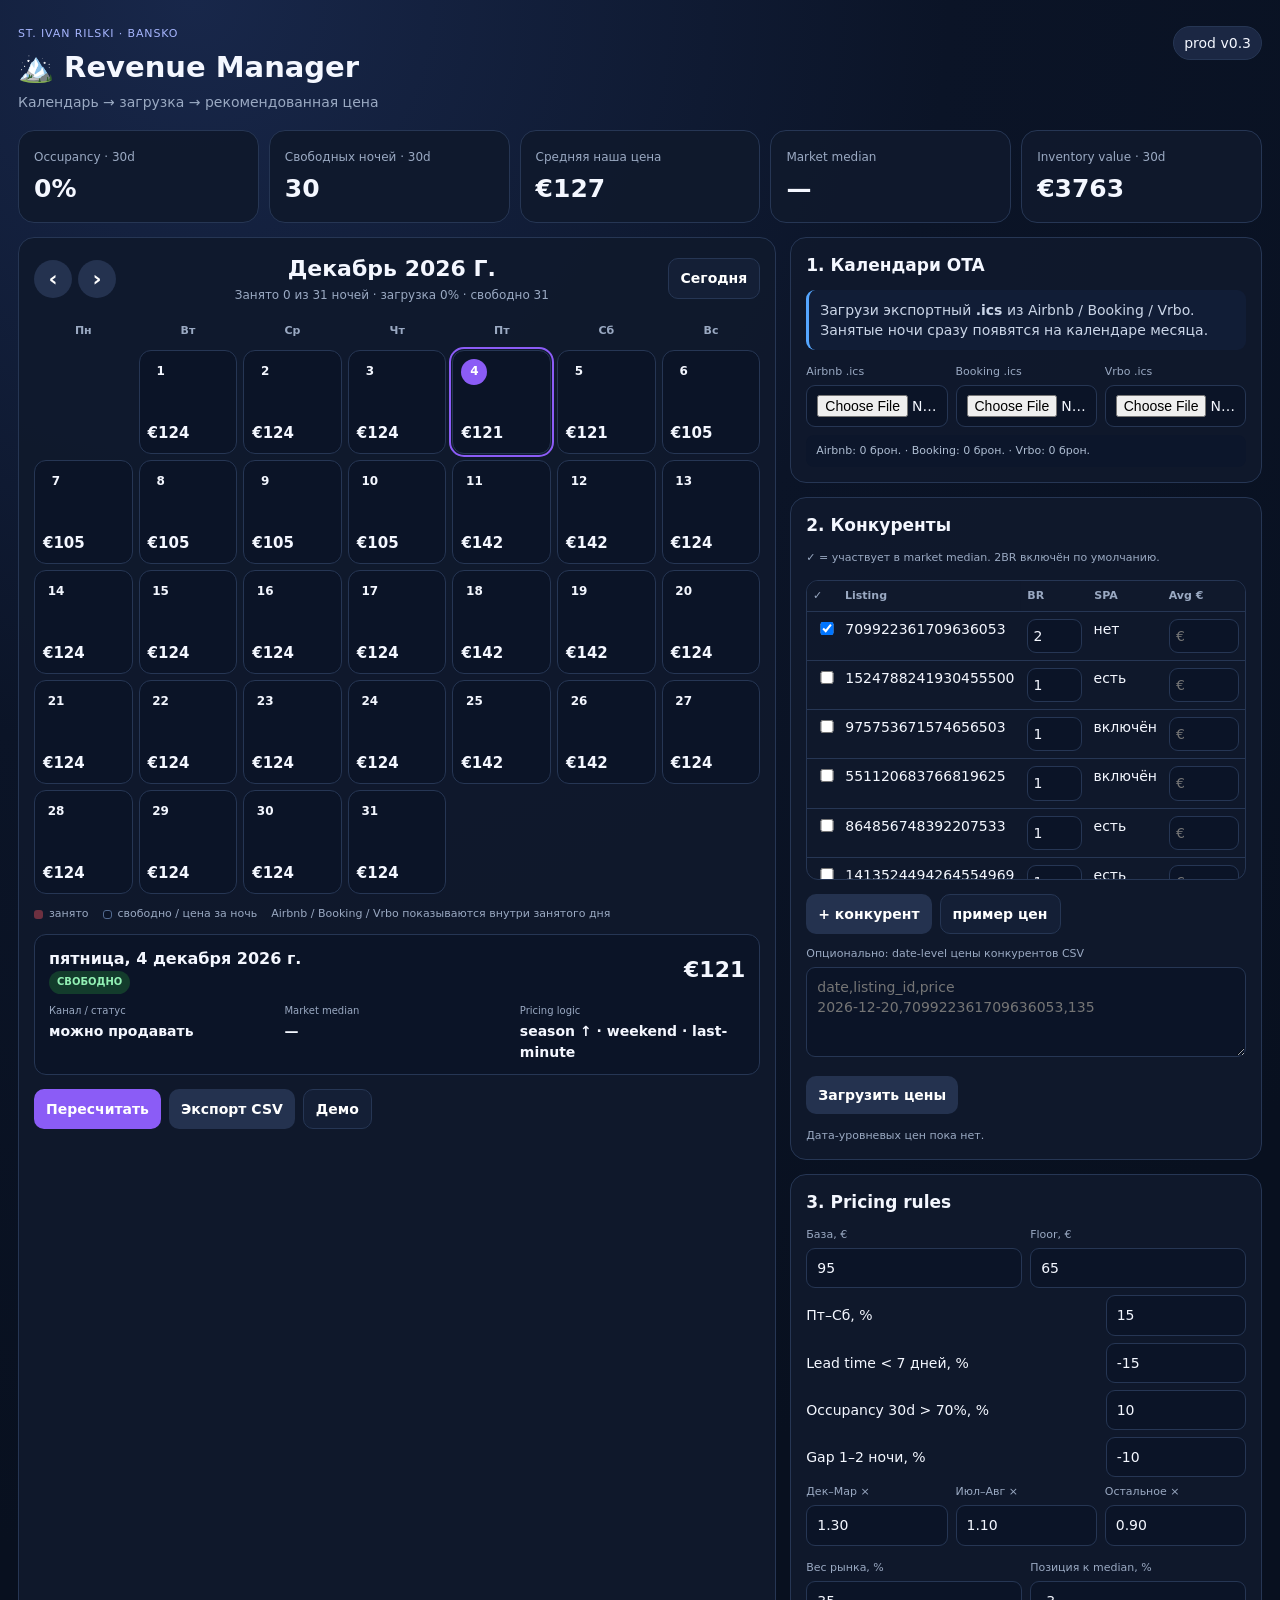
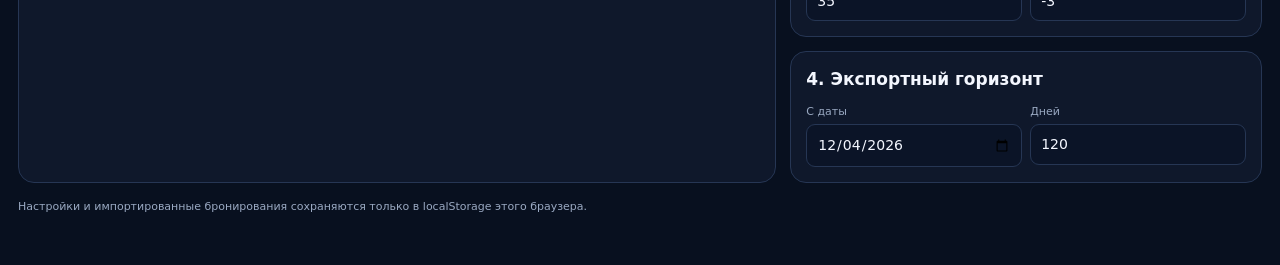
<file: index.html>
<!doctype html>
<html lang="ru">
<head>
<meta charset="utf-8">
<meta name="viewport" content="width=device-width,initial-scale=1">
<title>Bansko Revenue Manager</title>
<link rel="stylesheet" href="styles.css">
</head>
<body>
<div class="w">
  <div class="top"><div><div class="k">St. Ivan Rilski · Bansko</div><h1>🏔️ Revenue Manager</h1><div class="sub">Календарь → загрузка → рекомендованная цена</div></div><div class="v">prod v0.3</div></div>
  <div class="metrics">
    <div class="card metric"><span>Occupancy · 30d</span><b id="occ">—</b></div>
    <div class="card metric"><span>Свободных ночей · 30d</span><b id="free">—</b></div>
    <div class="card metric"><span>Средняя наша цена</span><b id="avg">—</b></div>
    <div class="card metric"><span>Market median</span><b id="med">—</b></div>
    <div class="card metric"><span>Inventory value · 30d</span><b id="inv">—</b></div>
  </div>

  <div class="layout">
    <div class="card">
      <div class="calendar-head">
        <div class="month-nav"><button class="navbtn" onclick="moveMonth(-1)" aria-label="Предыдущий месяц">‹</button><button class="navbtn" onclick="moveMonth(1)" aria-label="Следующий месяц">›</button></div>
        <div class="month-center"><div id="monthTitle" class="month-title">—</div><div id="monthMeta" class="month-meta">—</div></div>
        <button class="ghost todaybtn" onclick="goToday()">Сегодня</button>
      </div>
      <div class="weekdays"><div class="weekday">Пн</div><div class="weekday">Вт</div><div class="weekday">Ср</div><div class="weekday">Чт</div><div class="weekday">Пт</div><div class="weekday">Сб</div><div class="weekday">Вс</div></div>
      <div id="monthGrid" class="month-grid"></div>
      <div class="legend"><span><i class="dot busy"></i> занято</span><span><i class="dot free"></i> свободно / цена за ночь</span><span>Airbnb / Booking / Vrbo показываются внутри занятого дня</span></div>
      <div id="dayDetail" class="detail"></div>
      <div class="toolbar sec"><button class="pri" onclick="render()">Пересчитать</button><button onclick="csvOut()">Экспорт CSV</button><button class="ghost" onclick="demo()">Демо</button></div>
    </div>

    <div>
      <div class="card">
        <h2>1. Календари OTA</h2>
        <div class="hint">Загрузи экспортный <b>.ics</b> из Airbnb / Booking / Vrbo. Занятые ночи сразу появятся на календаре месяца.</div>
        <div class="row3 sec"><div><label>Airbnb .ics</label><input id="af" type="file" accept=".ics,text/calendar"></div><div><label>Booking .ics</label><input id="bf" type="file" accept=".ics,text/calendar"></div><div><label>Vrbo .ics</label><input id="vf" type="file" accept=".ics,text/calendar"></div></div>
        <div id="sync" class="status">Файлы пока не загружены.</div>
      </div>

      <div class="card sec">
        <h2>2. Конкуренты</h2><div class="sm">✓ = участвует в market median. 2BR включён по умолчанию.</div>
        <div class="tablewrap sec"><table class="comp"><thead><tr><th>✓</th><th>Listing</th><th>BR</th><th>SPA</th><th>Avg €</th></tr></thead><tbody id="comps"></tbody></table></div>
        <div class="toolbar sec"><button onclick="addComp()">+ конкурент</button><button class="ghost" onclick="seed()">пример цен</button></div>
        <label>Опционально: date-level цены конкурентов CSV</label><textarea id="cp" placeholder="date,listing_id,price&#10;2026-12-20,709922361709636053,135"></textarea><button class="sec" onclick="parseCP()">Загрузить цены</button><div id="cps" class="sm sec">Дата-уровневых цен пока нет.</div>
      </div>

      <div class="card sec">
        <h2>3. Pricing rules</h2>
        <div class="row"><div><label>База, €</label><input id="base" type="number" value="95"></div><div><label>Floor, €</label><input id="floor" type="number" value="65"></div></div>
        <div class="rule"><div>Пт–Сб, %</div><input id="wk" type="number" value="15"></div><div class="rule"><div>Lead time &lt; 7 дней, %</div><input id="lm" type="number" value="-15"></div><div class="rule"><div>Occupancy 30d &gt; 70%, %</div><input id="ho" type="number" value="10"></div><div class="rule"><div>Gap 1–2 ночи, %</div><input id="gap" type="number" value="-10"></div>
        <div class="row3"><div><label>Дек–Мар ×</label><input id="win" type="number" step=".05" value="1.30"></div><div><label>Июл–Авг ×</label><input id="sum" type="number" step=".05" value="1.10"></div><div><label>Остальное ×</label><input id="sho" type="number" step=".05" value="0.90"></div></div>
        <div class="row sec"><div><label>Вес рынка, %</label><input id="mw" type="number" value="35"></div><div><label>Позиция к median, %</label><input id="mt" type="number" value="-3"></div></div>
      </div>

      <div class="card sec"><h2>4. Экспортный горизонт</h2><div class="row"><div><label>С даты</label><input id="start" type="date"></div><div><label>Дней</label><input id="days" type="number" min="7" max="365" value="120"></div></div></div>
    </div>
  </div>
  <div class="footer">Настройки и импортированные бронирования сохраняются только в localStorage этого браузера.</div>
</div>
<script src="core.js"></script>
<script src="competitors.js"></script>
<script src="calendar.js"></script>
<script src="setup.js"></script>
</body>
</html>
</file>
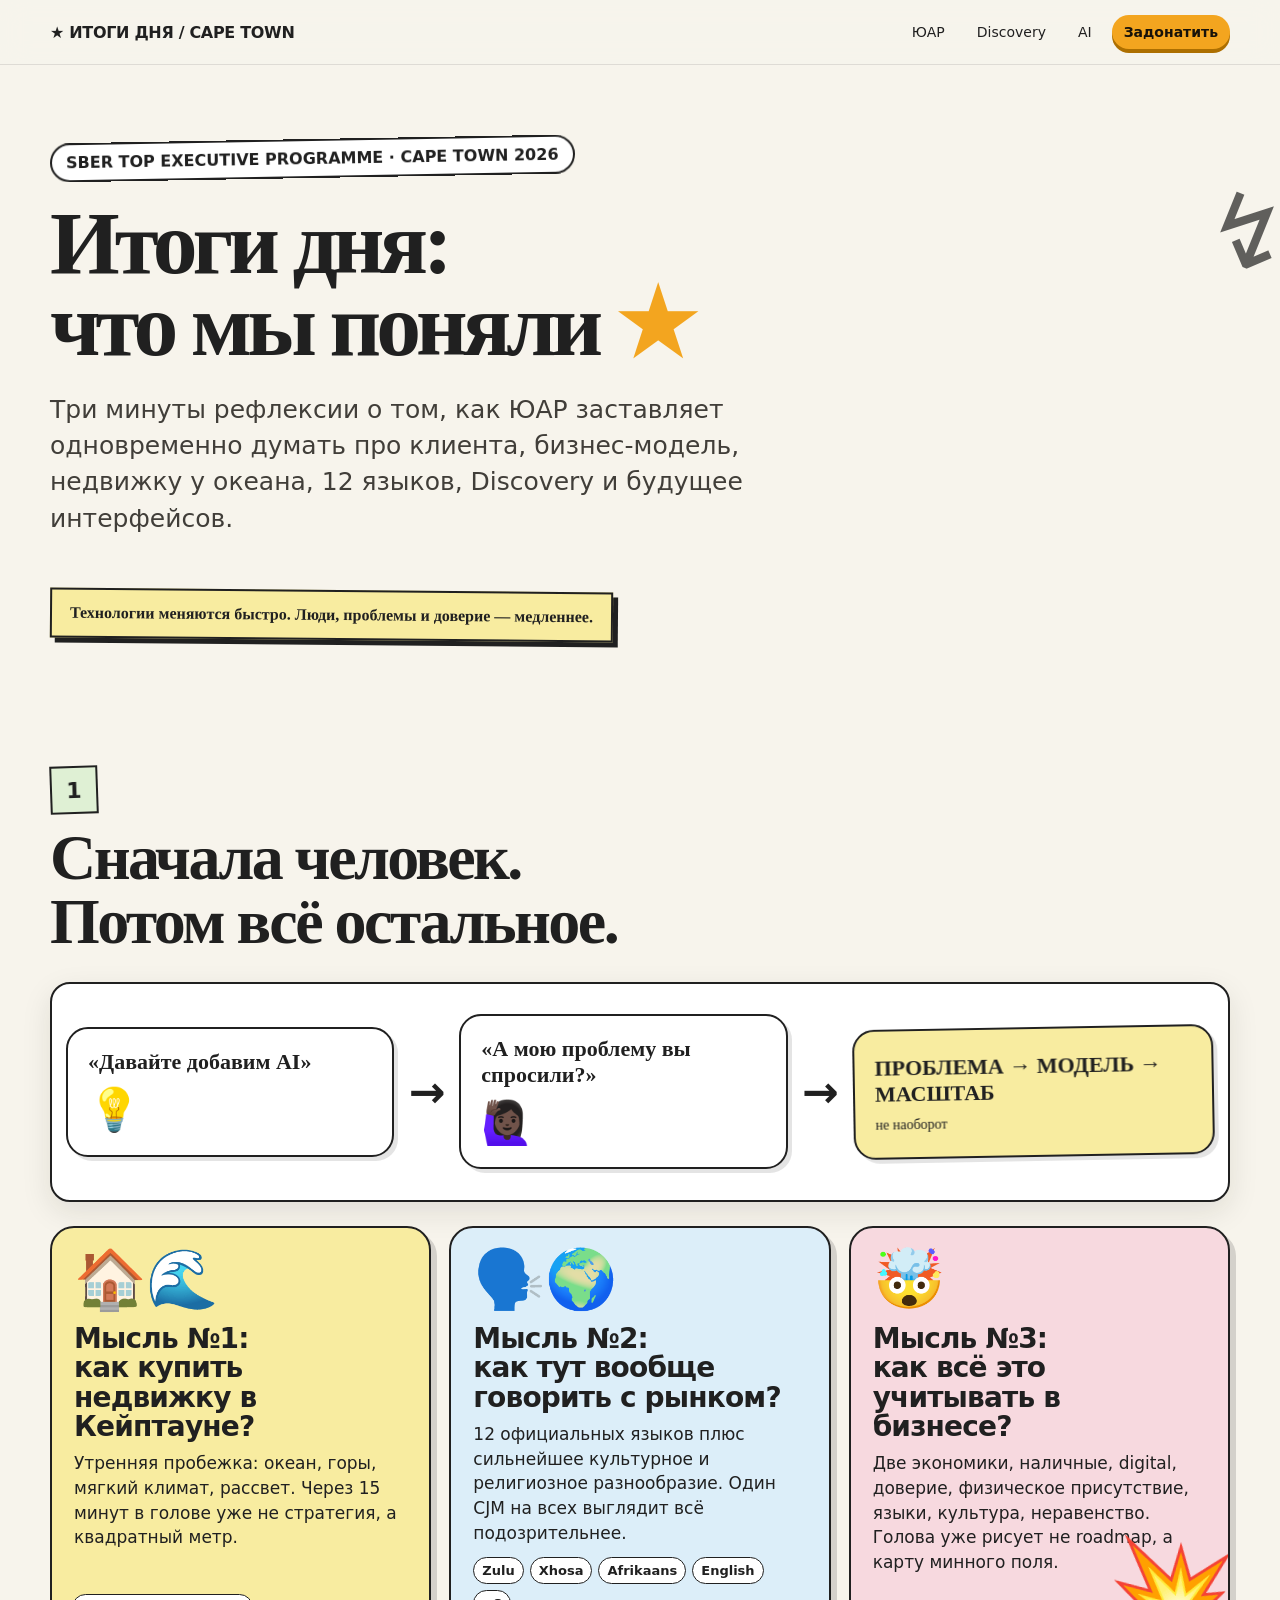
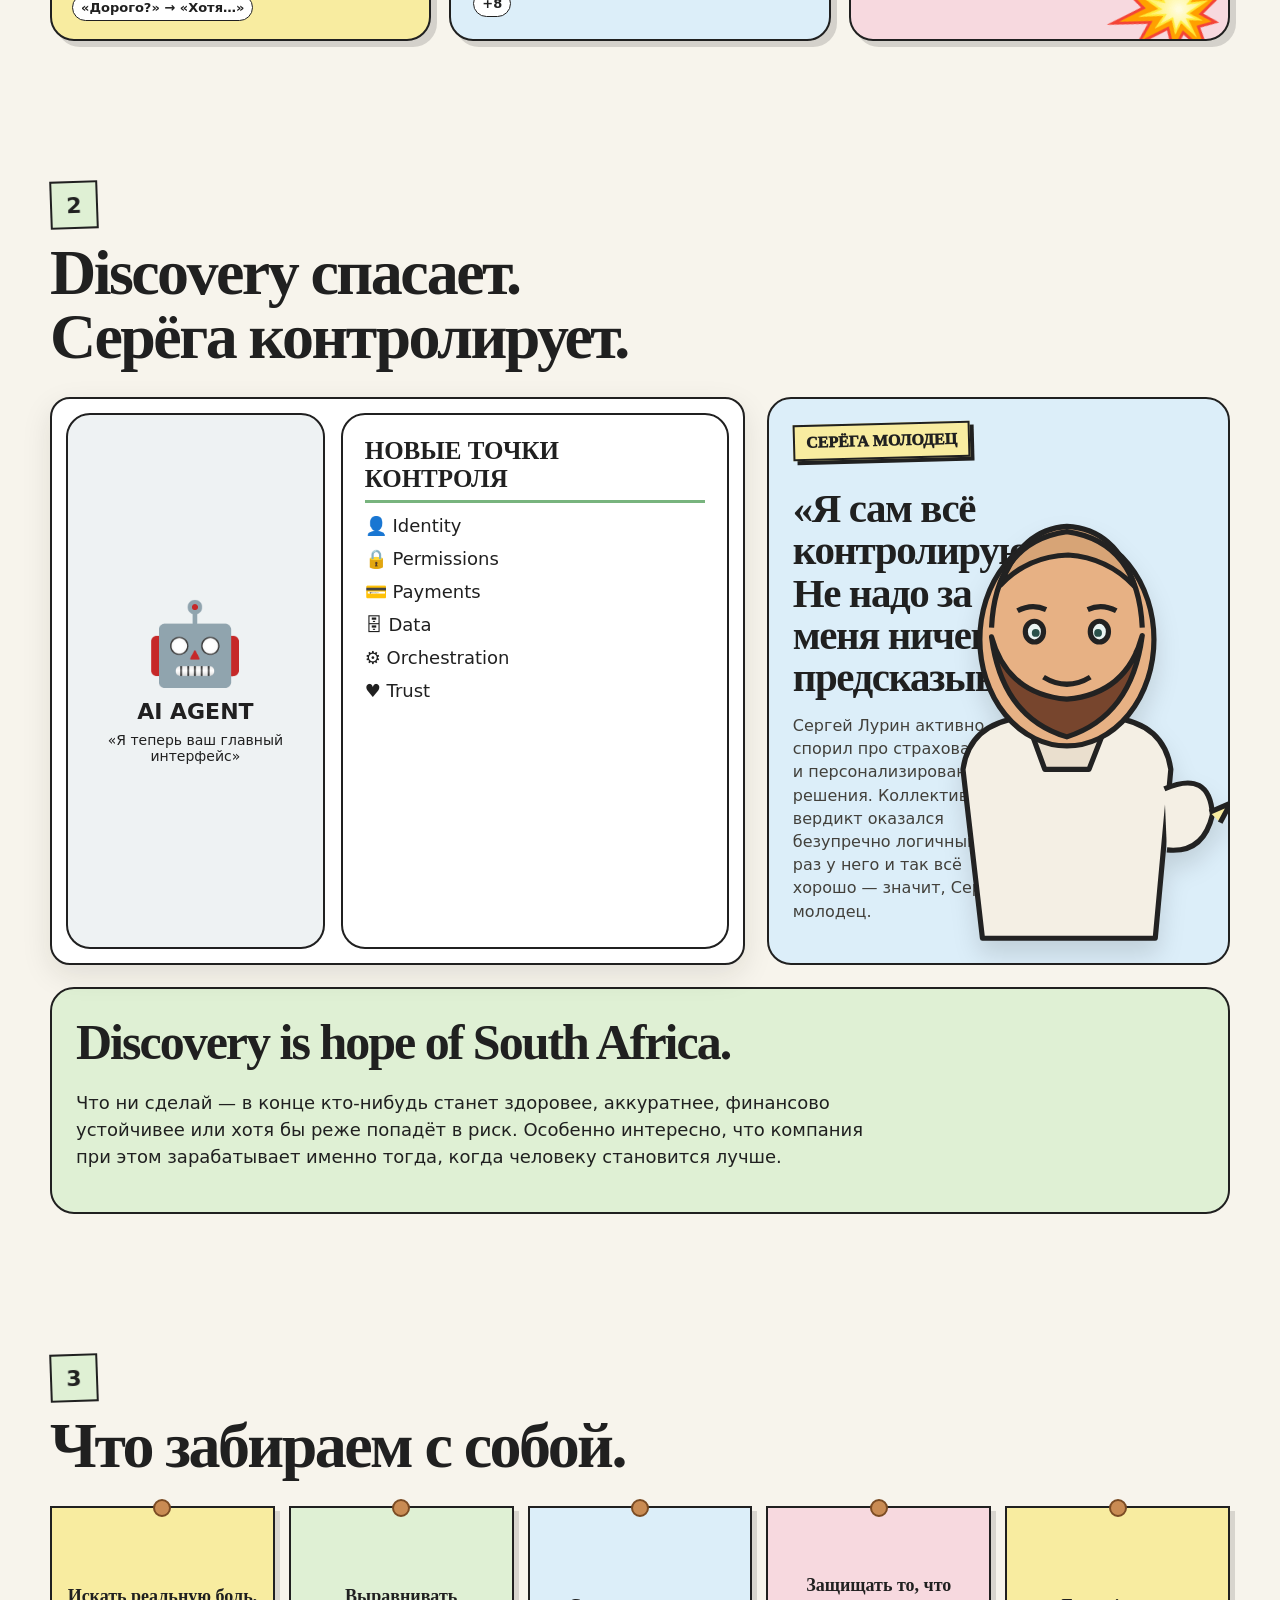
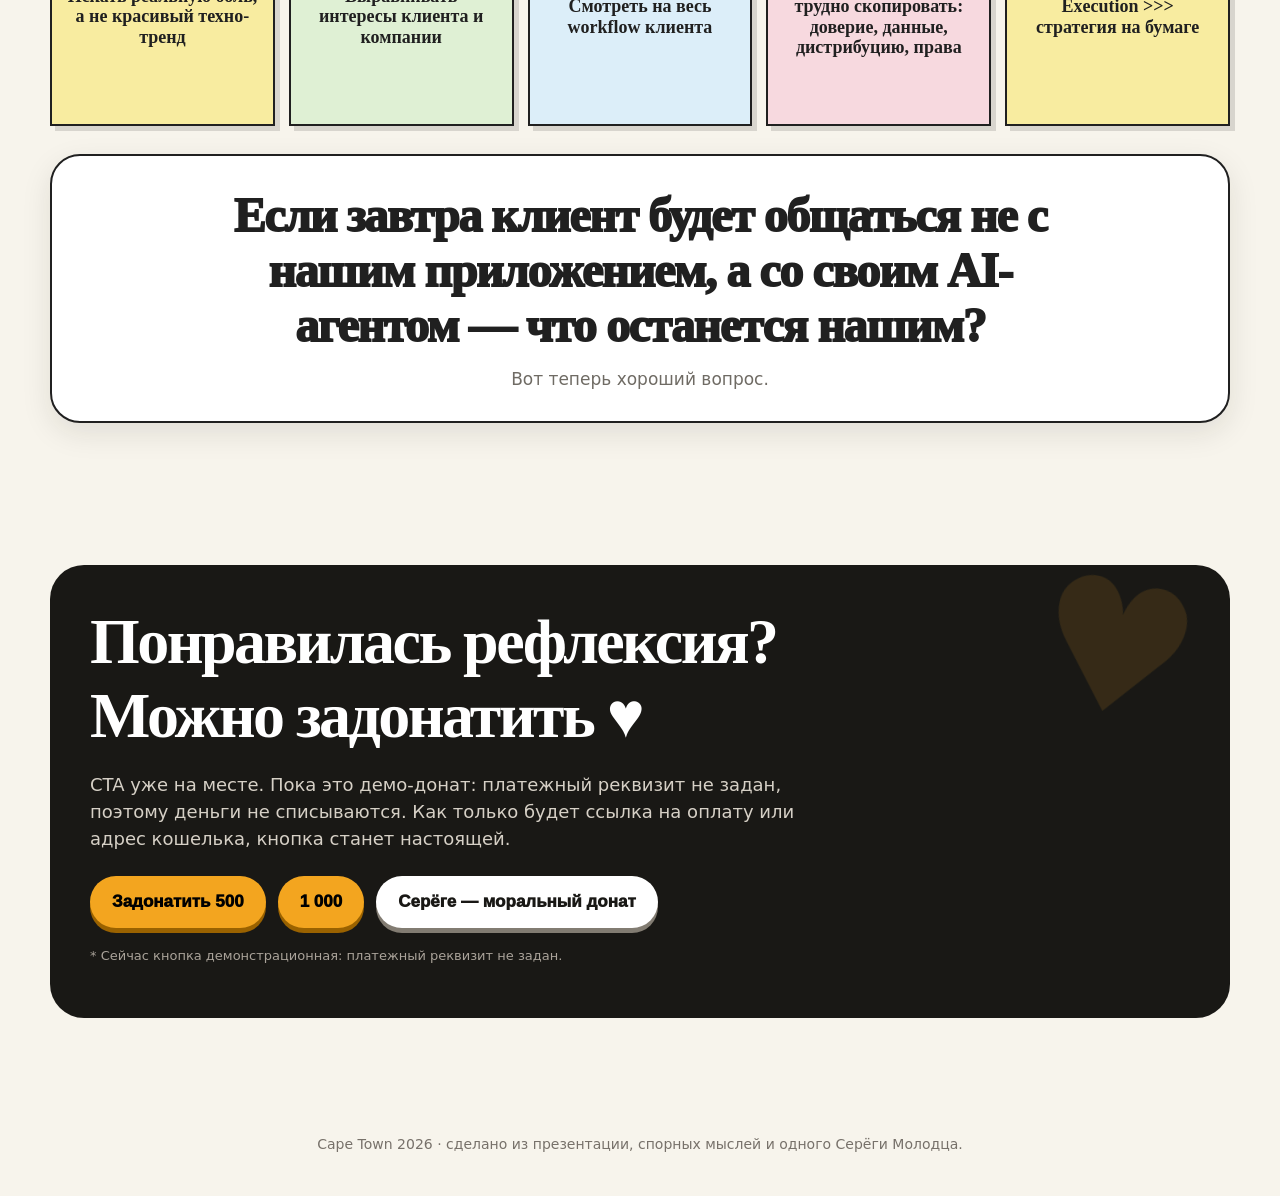
<file: reflection/index.html>
<!doctype html>
<html lang="ru">
<head>
<meta charset="utf-8" />
<meta name="viewport" content="width=device-width,initial-scale=1" />
<title>Итоги дня — Cape Town</title>
<meta name="description" content="Интерактивная рефлексия по итогам дня обучения в Кейптауне: ЮАР, Discovery, AI и немного Серёги Молодца." />
<style>
:root{--paper:#f7f4ec;--ink:#202020;--muted:#6f6b64;--green:#dff0d4;--yellow:#f8eca0;--blue:#dceef9;--pink:#f7d9df;--orange:#f3a51f;--line:#2c2c2c;--shadow:0 10px 30px rgba(34,29,20,.10)}
*{box-sizing:border-box}html{scroll-behavior:smooth}body{margin:0;background:var(--paper);color:var(--ink);font-family:Inter,ui-sans-serif,system-ui,-apple-system,BlinkMacSystemFont,"Segoe UI",sans-serif;overflow-x:hidden}body:before{content:"";position:fixed;inset:0;pointer-events:none;opacity:.18;background-image:radial-gradient(#7b7468 0.5px, transparent 0.5px);background-size:8px 8px;mix-blend-mode:multiply}a{color:inherit}.wrap{width:min(1180px,calc(100% - 32px));margin:auto}.hand{font-family:"Comic Sans MS","Marker Felt",cursive}
nav{position:sticky;top:0;z-index:20;backdrop-filter:blur(14px);background:rgba(247,244,236,.78);border-bottom:1px solid rgba(44,44,44,.12)}nav .wrap{height:64px;display:flex;align-items:center;justify-content:space-between;gap:16px}.brand{font-weight:900;letter-spacing:-.02em}.navlinks{display:flex;gap:8px;align-items:center;flex-wrap:wrap}.navlinks a{text-decoration:none;padding:9px 12px;border-radius:999px;font-size:14px}.navlinks a:hover{background:#fff}.donate-top{background:var(--orange)!important;color:#17120a;font-weight:900;box-shadow:0 4px 0 #ad6f00}
.hero{padding:74px 0 56px;position:relative}.kicker{display:inline-flex;gap:8px;align-items:center;background:#fff;border:2px solid var(--ink);border-radius:999px;padding:8px 14px;font-weight:800;transform:rotate(-1deg)}h1{font-size:clamp(44px,7vw,92px);line-height:.92;letter-spacing:-.055em;margin:24px 0 22px;max-width:970px}.lead{font-size:clamp(18px,2vw,25px);line-height:1.45;max-width:820px;color:#413e39}.hero-note{margin-top:28px;display:inline-block;background:var(--yellow);padding:14px 18px;border:2px solid var(--ink);box-shadow:5px 5px 0 var(--ink);transform:rotate(.5deg);font-weight:850}.scribble{position:absolute;right:-10px;top:110px;font-size:100px;transform:rotate(12deg);opacity:.7}
.section{padding:70px 0}.section-head{display:flex;align-items:flex-end;justify-content:space-between;gap:20px;margin-bottom:28px}.section h2{font-size:clamp(34px,5vw,64px);letter-spacing:-.04em;line-height:1;margin:0}.section-num{display:inline-grid;place-items:center;width:48px;height:48px;border:2px solid var(--ink);background:var(--green);font-weight:900;font-size:22px;transform:rotate(-2deg);margin-bottom:12px}
.sketch{background:#fff;border:2px solid var(--ink);border-radius:20px;padding:14px;box-shadow:var(--shadow);overflow:hidden}.thoughts{display:grid;grid-template-columns:repeat(3,1fr);gap:18px;margin-top:24px}.thought{min-height:260px;border:2px solid var(--ink);padding:22px;border-radius:24px;position:relative;box-shadow:6px 6px 0 rgba(32,32,32,.16);transition:.2s ease;overflow:hidden}.thought:hover{transform:translateY(-5px) rotate(-.5deg);box-shadow:10px 10px 0 rgba(32,32,32,.16)}.thought:nth-child(1){background:var(--yellow)}.thought:nth-child(2){background:var(--blue)}.thought:nth-child(3){background:var(--pink)}.emoji{font-size:58px;line-height:1}.thought h3{font-size:28px;line-height:1.05;margin:16px 0 10px;letter-spacing:-.03em}.thought p{font-size:17px;line-height:1.45;margin:0}.head-pop{position:absolute;right:-3px;bottom:-16px;font-size:100px;transform:rotate(10deg)}.languages{margin-top:12px;display:flex;gap:6px;flex-wrap:wrap}.chip{background:#fff;border:1.5px solid var(--ink);border-radius:999px;padding:5px 8px;font-size:13px;font-weight:800}
.discovery-grid{display:grid;grid-template-columns:1.2fr .8fr;gap:22px;align-items:stretch}.sergey-card{position:relative;background:var(--blue);border:2px solid var(--ink);border-radius:24px;padding:24px;overflow:hidden;min-height:420px}.badge{display:inline-block;background:var(--yellow);border:2px solid var(--ink);padding:7px 11px;font-weight:950;transform:rotate(-1.5deg);box-shadow:4px 4px 0 var(--ink)}.quote{font-size:clamp(24px,3.2vw,42px);font-weight:900;line-height:1.03;letter-spacing:-.035em;max-width:58%;margin-top:28px}.sergey-card .small{max-width:54%;font-size:16px;line-height:1.45;color:#42403b}.hope{margin-top:22px;background:var(--green);border:2px solid var(--ink);border-radius:24px;padding:24px}.hope strong{font-size:clamp(28px,4vw,50px);display:block;letter-spacing:-.04em}.hope p{font-size:18px;line-height:1.5;max-width:800px}
.takeaways{display:grid;grid-template-columns:repeat(5,1fr);gap:14px;margin-top:26px}.sticky{min-height:220px;border:2px solid var(--ink);padding:18px 14px 16px;box-shadow:5px 5px 0 rgba(32,32,32,.14);font-weight:900;font-size:18px;line-height:1.15;display:flex;align-items:center;text-align:center;position:relative;transition:.2s}.sticky:hover{transform:rotate(-1deg) scale(1.03)}.sticky:before{content:"";position:absolute;top:-9px;left:50%;width:14px;height:14px;border-radius:50%;background:#c98b53;border:2px solid #7b4c24;transform:translateX(-50%)}.sticky:nth-child(1),.sticky:nth-child(5){background:var(--yellow)}.sticky:nth-child(2){background:var(--green)}.sticky:nth-child(3){background:var(--blue)}.sticky:nth-child(4){background:var(--pink)}.final-q{margin-top:28px;background:#fff;border:2px solid var(--ink);border-radius:30px;padding:32px;text-align:center;box-shadow:var(--shadow)}.final-q .q{font-size:clamp(28px,4vw,48px);font-weight:950;letter-spacing:-.03em;max-width:900px;margin:auto}.final-q .ans{margin-top:16px;color:var(--muted);font-size:17px}
.donate{padding:72px 0 90px}.donate-box{background:#191815;color:#fff;border-radius:34px;padding:40px;position:relative;overflow:hidden}.donate-box:after{content:"♥";position:absolute;right:34px;top:-20px;font-size:180px;color:#f3a51f;opacity:.13;transform:rotate(12deg)}.donate-box h2{font-size:clamp(38px,5vw,68px);margin:0 0 12px;letter-spacing:-.04em}.donate-box p{max-width:720px;color:#d6d0c6;font-size:18px;line-height:1.5}.cta-row{display:flex;gap:12px;flex-wrap:wrap;margin-top:24px}.donate-btn{appearance:none;border:0;border-radius:999px;background:var(--orange);padding:16px 22px;font-size:17px;font-weight:950;cursor:pointer;box-shadow:0 5px 0 #9a6200}.donate-btn:active{transform:translateY(4px);box-shadow:0 1px 0 #9a6200}.secondary{background:#fff;color:#191815;box-shadow:0 5px 0 #827c72}.tiny{margin-top:18px;font-size:13px!important;color:#aaa39a!important}.toast{position:fixed;left:50%;bottom:24px;transform:translate(-50%,30px);opacity:0;background:#191815;color:white;border:2px solid #fff;padding:14px 18px;border-radius:999px;z-index:99;transition:.25s;box-shadow:0 10px 40px rgba(0,0,0,.22);font-weight:800}.toast.show{opacity:1;transform:translate(-50%,0)}footer{padding:28px 0 44px;color:#77716a;text-align:center;font-size:14px}.reveal{opacity:0;transform:translateY(20px);transition:.6s ease}.reveal.on{opacity:1;transform:none}
.storyboard{display:grid;grid-template-columns:1fr auto 1fr auto 1.1fr;align-items:center;gap:14px;min-height:220px;background:#fff}.mini{border:2px solid var(--ink);border-radius:22px;padding:20px;min-height:130px;display:flex;flex-direction:column;justify-content:center;gap:10px;background:#fff;font-family:"Comic Sans MS","Marker Felt",cursive;font-size:22px;box-shadow:4px 4px 0 rgba(32,32,32,.12)}.mini span{font-size:42px}.note-mini{background:var(--yellow);transform:rotate(-1deg)}.note-mini small{font-size:14px}.arrow{font-size:44px;font-weight:900}.ai-sketch{display:grid;grid-template-columns:.8fr 1.2fr;gap:16px;align-items:stretch;min-height:320px}.agent{border:2px solid var(--ink);background:#eef2f3;border-radius:24px;display:flex;flex-direction:column;align-items:center;justify-content:center;font-size:80px;gap:8px}.agent b{font-size:22px}.agent small{font-size:14px;text-align:center;max-width:190px}.controls{border:2px solid var(--ink);border-radius:24px;background:#fff;padding:22px;display:flex;flex-direction:column;gap:12px}.controls b{font-family:"Comic Sans MS","Marker Felt",cursive;font-size:25px;border-bottom:3px solid #78b47e;padding-bottom:7px}.controls span{font-size:18px}.sergey-svg{position:absolute;right:-8px;bottom:-8px;height:83%;filter:drop-shadow(0 14px 12px rgba(0,0,0,.12))}
@media(max-width:900px){.storyboard{grid-template-columns:1fr}.arrow{transform:rotate(90deg);text-align:center}.ai-sketch{grid-template-columns:1fr}.agent{min-height:220px}.navlinks a:not(.donate-top){display:none}.thoughts,.discovery-grid{grid-template-columns:1fr}.takeaways{grid-template-columns:repeat(2,1fr)}.sergey-card{min-height:470px}.sergey-svg{height:62%;right:-22px}.quote,.sergey-card .small{max-width:65%}}
@media(max-width:560px){.wrap{width:min(100% - 20px,1180px)}.hero{padding-top:52px}.section{padding:54px 0}.thoughts{grid-template-columns:1fr}.takeaways{grid-template-columns:1fr 1fr}.sticky{min-height:170px;font-size:16px}.sergey-card{min-height:520px}.sergey-svg{height:52%;right:-22px}.quote,.sergey-card .small{max-width:100%;padding-right:0}.donate-box{padding:28px 22px}}
</style>
</head>
<body>
<nav><div class="wrap"><div class="brand">★ ИТОГИ ДНЯ / CAPE TOWN</div><div class="navlinks"><a href="#sa">ЮАР</a><a href="#discovery">Discovery</a><a href="#ai">AI</a><a class="donate-top" href="./joke.html">Задонатить</a></div></div></nav>
<header class="hero"><div class="wrap"><span class="kicker">SBER TOP EXECUTIVE PROGRAMME · CAPE TOWN 2026</span><h1 class="hand">Итоги дня:<br>что мы поняли <span style="color:#f3a51f">★</span></h1><p class="lead">Три минуты рефлексии о том, как ЮАР заставляет одновременно думать про клиента, бизнес-модель, недвижку у океана, 12 языков, Discovery и будущее интерфейсов.</p><div class="hero-note hand">Технологии меняются быстро. Люди, проблемы и доверие — медленнее.</div><div class="scribble">↯</div></div></header>
<section class="section" id="sa"><div class="wrap reveal"><div class="section-num">1</div><div class="section-head"><h2 class="hand">Сначала человек.<br>Потом всё остальное.</h2></div><div class="sketch storyboard"><div class="mini"><b>«Давайте добавим AI»</b><span>💡</span></div><div class="arrow">→</div><div class="mini"><b>«А мою проблему вы спросили?»</b><span>🙋🏿‍♀️</span></div><div class="arrow">→</div><div class="mini note-mini"><b>ПРОБЛЕМА → МОДЕЛЬ → МАСШТАБ</b><small>не наоборот</small></div></div><div class="thoughts"><div class="thought"><div class="emoji">🏠🌊</div><h3>Мысль №1:<br>как купить недвижку в Кейптауне?</h3><p>Утренняя пробежка: океан, горы, мягкий климат, рассвет. Через 15 минут в голове уже не стратегия, а квадратный метр.</p><div class="chip" style="position:absolute;left:20px;bottom:18px">«Дорого?» → «Хотя…»</div></div><div class="thought"><div class="emoji">🗣️🌍</div><h3>Мысль №2:<br>как тут вообще говорить с рынком?</h3><p>12 официальных языков плюс сильнейшее культурное и религиозное разнообразие. Один CJM на всех выглядит всё подозрительнее.</p><div class="languages"><span class="chip">Zulu</span><span class="chip">Xhosa</span><span class="chip">Afrikaans</span><span class="chip">English</span><span class="chip">+8</span></div></div><div class="thought"><div class="emoji">🤯</div><h3>Мысль №3:<br>как всё это учитывать в бизнесе?</h3><p>Две экономики, наличные, digital, доверие, физическое присутствие, языки, культура, неравенство. Голова уже рисует не roadmap, а карту минного поля.</p><div class="head-pop">💥</div></div></div></div></section>
<section class="section" id="discovery"><div class="wrap reveal"><div class="section-num">2</div><div class="section-head"><h2 class="hand">Discovery спасает.<br>Серёга контролирует.</h2></div><div class="discovery-grid"><div class="sketch ai-sketch"><div class="agent">🤖<b>AI AGENT</b><small>«Я теперь ваш главный интерфейс»</small></div><div class="controls"><b>НОВЫЕ ТОЧКИ КОНТРОЛЯ</b><span>👤 Identity</span><span>🔒 Permissions</span><span>💳 Payments</span><span>🗄 Data</span><span>⚙ Orchestration</span><span>♥ Trust</span></div></div><div class="sergey-card"><span class="badge hand">СЕРЁГА МОЛОДЕЦ</span><div class="quote hand">«Я сам всё контролирую. Не надо за меня ничего предсказывать».</div><p class="small">Сергей Лурин активно спорил про страхование и персонализированные решения. Коллективный вердикт оказался безупречно логичным: раз у него и так всё хорошо — значит, Серёга молодец.</p><svg class="sergey-svg" viewBox="0 0 260 360" role="img" aria-label="Мультяшный Серёга"><g stroke="#222" stroke-width="4" stroke-linejoin="round"><path d="M65 335 L50 205 Q55 170 95 165 L165 165 Q205 170 210 205 L198 335 Z" fill="#f4efe4"/><path d="M98 164 L113 205 L147 205 L163 164" fill="#eadfce"/><ellipse cx="130" cy="105" rx="67" ry="82" fill="#e7b184"/><path d="M72 103 Q80 165 130 180 Q180 164 188 102 Q176 147 130 151 Q84 147 72 103Z" fill="#77452d"/><path d="M79 63 Q95 20 130 18 Q168 20 182 64 Q161 42 131 40 Q100 41 79 63Z" fill="#d7a476"/><path d="M72 96 Q75 30 130 22 Q185 30 188 96" fill="none"/><ellipse cx="105" cy="99" rx="7" ry="8" fill="#eaf4f3"/><ellipse cx="155" cy="99" rx="7" ry="8" fill="#eaf4f3"/><circle cx="106" cy="100" r="3" fill="#2a514b" stroke="none"/><circle cx="154" cy="100" r="3" fill="#2a514b" stroke="none"/><path d="M112 134 Q130 145 148 134" fill="none"/><path d="M92 83 Q103 77 114 82 M146 82 Q157 77 168 83" fill="none"/><path d="M205 220 Q240 205 242 240 Q235 270 207 267" fill="#f4efe4"/><path d="M240 238 l16 -7 l-8 15" fill="#f8eca0"/></g></svg></div></div><div class="hope"><strong class="hand">Discovery is hope of South Africa.</strong><p>Что ни сделай — в конце кто-нибудь станет здоровее, аккуратнее, финансово устойчивее или хотя бы реже попадёт в риск. Особенно интересно, что компания при этом зарабатывает именно тогда, когда человеку становится лучше.</p></div></div></section>
<section class="section" id="ai"><div class="wrap reveal"><div class="section-num">3</div><div class="section-head"><h2 class="hand">Что забираем с собой.</h2></div><div class="takeaways"><div class="sticky hand">Искать реальную боль, а не красивый техно-тренд</div><div class="sticky hand">Выравнивать интересы клиента и компании</div><div class="sticky hand">Смотреть на весь workflow клиента</div><div class="sticky hand">Защищать то, что трудно скопировать: доверие, данные, дистрибуцию, права</div><div class="sticky hand">Execution >>> стратегия на бумаге</div></div><div class="final-q"><div class="q hand">Если завтра клиент будет общаться не с нашим приложением, а со своим AI-агентом — что останется нашим?</div><div class="ans">Вот теперь хороший вопрос.</div></div></div></section>
<section class="donate" id="donate"><div class="wrap"><div class="donate-box reveal"><h2 class="hand">Понравилась рефлексия?<br>Можно задонатить ♥</h2><p>CTA уже на месте. Пока это демо-донат: платежный реквизит не задан, поэтому деньги не списываются. Как только будет ссылка на оплату или адрес кошелька, кнопка станет настоящей.</p><div class="cta-row"><button class="donate-btn" data-amount="500">Задонатить 500</button><button class="donate-btn" data-amount="1000">1 000</button><button class="donate-btn secondary" data-amount="moral">Серёге — моральный донат</button></div><p class="tiny">* Сейчас кнопка демонстрационная: платежный реквизит не задан.</p></div></div></section>
<footer><div class="wrap">Cape Town 2026 · сделано из презентации, спорных мыслей и одного Серёги Молодца.</div></footer><div class="toast" id="toast">♥ Донат принят морально</div><script>const io=new IntersectionObserver(es=>es.forEach(e=>e.isIntersecting&&e.target.classList.add('on')),{threshold:.12});document.querySelectorAll('.reveal').forEach(el=>io.observe(el));const toast=document.getElementById('toast');document.querySelectorAll('[data-amount]').forEach(btn=>btn.addEventListener('click',()=>{const a=btn.dataset.amount;toast.textContent=a==='moral'?'♥ Серёге отправлен моральный донат: «молодец»':`♥ Виртуальный донат ${a} принят. Платёж пока не списывается.`;toast.classList.add('show');setTimeout(()=>toast.classList.remove('show'),2600);}));</script>
</body></html>
</file>
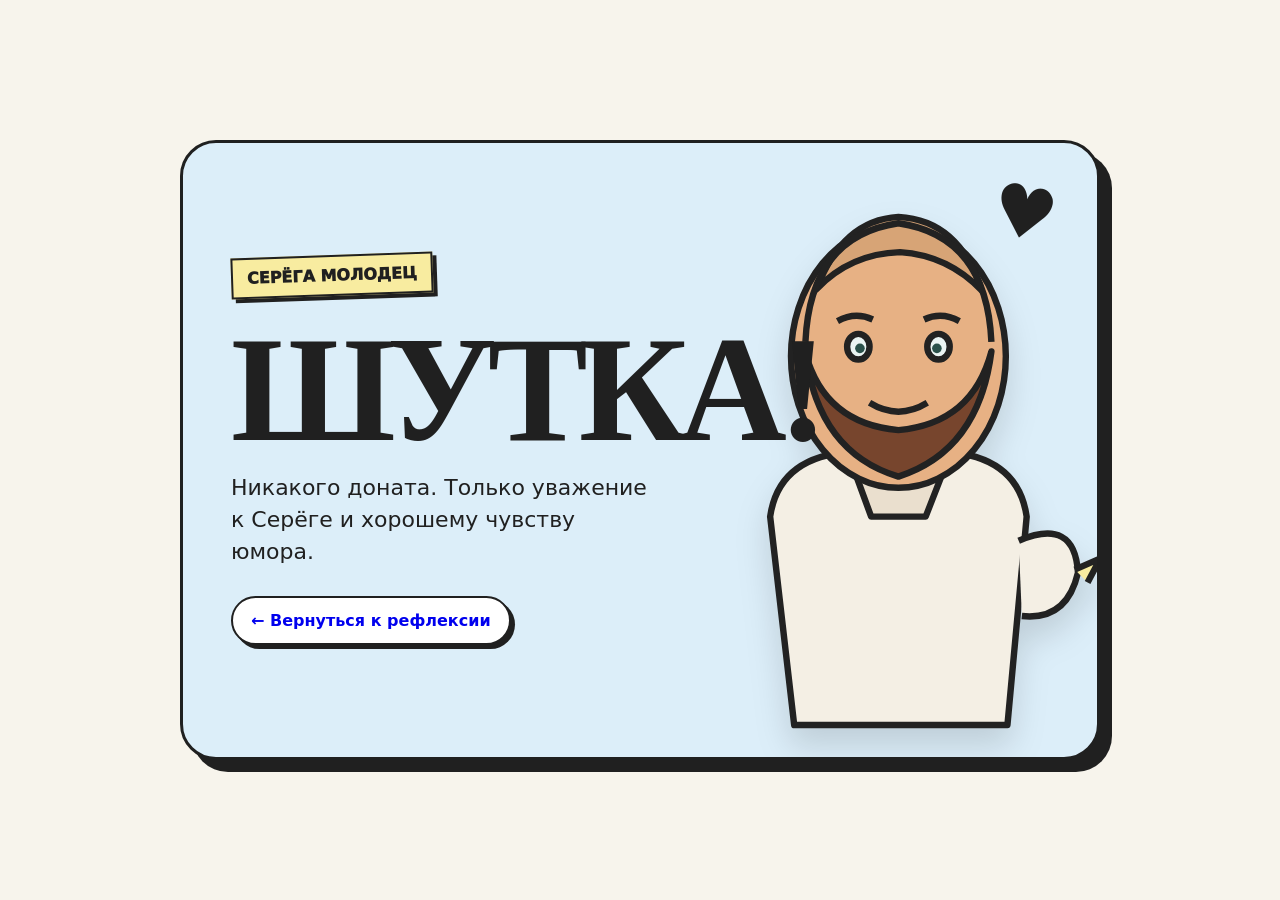
<file: reflection/joke.html>
<!doctype html>
<html lang="ru">
<head>
<meta charset="utf-8" />
<meta name="viewport" content="width=device-width,initial-scale=1" />
<title>Шутка!</title>
<style>
:root{--paper:#f7f4ec;--ink:#202020;--yellow:#f8eca0;--blue:#dceef9;--orange:#f3a51f}*{box-sizing:border-box}body{margin:0;min-height:100vh;display:grid;place-items:center;background:var(--paper);color:var(--ink);font-family:Inter,ui-sans-serif,system-ui,-apple-system,"Segoe UI",sans-serif}body:before{content:"";position:fixed;inset:0;pointer-events:none;opacity:.2;background-image:radial-gradient(#7b7468 .5px,transparent .5px);background-size:8px 8px}.card{width:min(920px,calc(100% - 28px));min-height:620px;border:3px solid var(--ink);border-radius:36px;background:var(--blue);position:relative;overflow:hidden;box-shadow:12px 12px 0 var(--ink);display:flex;align-items:center;padding:48px}.copy{position:relative;z-index:2;max-width:52%}.badge{display:inline-block;background:var(--yellow);border:2px solid var(--ink);padding:9px 14px;font-weight:950;transform:rotate(-2deg);box-shadow:4px 4px 0 var(--ink)}h1{font-family:"Comic Sans MS","Marker Felt",cursive;font-size:clamp(72px,12vw,150px);line-height:.85;letter-spacing:-.06em;margin:30px 0 18px}p{font-size:22px;line-height:1.45;margin:0 0 28px}.back{display:inline-block;text-decoration:none;background:#fff;border:2px solid var(--ink);border-radius:999px;padding:13px 18px;font-weight:900;box-shadow:4px 4px 0 var(--ink)}.sergey{position:absolute;right:-10px;bottom:-8px;height:94%;filter:drop-shadow(0 18px 16px rgba(0,0,0,.13))}.heart{position:absolute;right:40px;top:28px;font-size:72px;transform:rotate(12deg)}@media(max-width:720px){.card{min-height:760px;align-items:flex-start;padding:30px}.copy{max-width:100%}h1{font-size:84px}.sergey{height:52%;right:-30px}.heart{font-size:48px}.copy p{max-width:75%}}
</style>
</head>
<body>
<main class="card">
  <div class="copy">
    <span class="badge">СЕРЁГА МОЛОДЕЦ</span>
    <h1>ШУТКА!</h1>
    <p>Никакого доната. Только уважение к Серёге и хорошему чувству юмора.</p>
    <a class="back" href="./">← Вернуться к рефлексии</a>
  </div>
  <div class="heart">♥</div>
  <svg class="sergey" viewBox="0 0 260 360" role="img" aria-label="Мультяшный Серёга"><g stroke="#222" stroke-width="4" stroke-linejoin="round"><path d="M65 335 L50 205 Q55 170 95 165 L165 165 Q205 170 210 205 L198 335 Z" fill="#f4efe4"/><path d="M98 164 L113 205 L147 205 L163 164" fill="#eadfce"/><ellipse cx="130" cy="105" rx="67" ry="82" fill="#e7b184"/><path d="M72 103 Q80 165 130 180 Q180 164 188 102 Q176 147 130 151 Q84 147 72 103Z" fill="#77452d"/><path d="M79 63 Q95 20 130 18 Q168 20 182 64 Q161 42 131 40 Q100 41 79 63Z" fill="#d7a476"/><path d="M72 96 Q75 30 130 22 Q185 30 188 96" fill="none"/><ellipse cx="105" cy="99" rx="7" ry="8" fill="#eaf4f3"/><ellipse cx="155" cy="99" rx="7" ry="8" fill="#eaf4f3"/><circle cx="106" cy="100" r="3" fill="#2a514b" stroke="none"/><circle cx="154" cy="100" r="3" fill="#2a514b" stroke="none"/><path d="M112 134 Q130 145 148 134" fill="none"/><path d="M92 83 Q103 77 114 82 M146 82 Q157 77 168 83" fill="none"/><path d="M205 220 Q240 205 242 240 Q235 270 207 267" fill="#f4efe4"/><path d="M240 238 l16 -7 l-8 15" fill="#f8eca0"/></g></svg>
</main>
</body>
</html>
</file>
<file: styles.css>
:root{--b:#08101f;--p:#10192c;--p2:#15213a;--l:#263654;--t:#f4f7ff;--m:#9aa9c2;--a:#8b5cf6;--g:#23c56e;--r:#ff647c;--y:#f6b73c;--blue:#55a6ff}
*{box-sizing:border-box}body{margin:0;background:radial-gradient(circle at 15% 0,#18274a,#0b1427 35%,var(--b) 72%);color:var(--t);font:14px/1.45 Inter,system-ui,-apple-system,BlinkMacSystemFont,"Segoe UI",sans-serif}.w{max-width:1380px;margin:auto;padding:26px 18px 50px}.top{display:flex;justify-content:space-between;gap:16px;align-items:start}.k{font-size:11px;color:#a5b4fc;text-transform:uppercase;letter-spacing:.08em}h1{margin:4px 0;font-size:29px}.sub,.sm{color:var(--m)}.sm{font-size:11px}.v{padding:6px 10px;border:1px solid var(--l);border-radius:999px;background:#1b2743}.metrics{display:grid;grid-template-columns:repeat(5,1fr);gap:10px;margin-top:18px}.card{background:#10192cee;border:1px solid var(--l);border-radius:16px;padding:15px}.metric span{color:var(--m);font-size:12px}.metric b{display:block;font-size:25px;margin-top:4px}.layout{display:grid;grid-template-columns:1.65fr .9fr;gap:14px;margin-top:14px}h2{font-size:17px;margin:0 0 12px}.sec{margin-top:14px}.row{display:grid;grid-template-columns:1fr 1fr;gap:8px}.row3{display:grid;grid-template-columns:repeat(3,1fr);gap:8px}.rule{display:grid;grid-template-columns:1.35fr .65fr;gap:8px;align-items:center;margin:7px 0}label{display:block;color:var(--m);font-size:11px;margin-bottom:5px}input,textarea{width:100%;background:#0b1427;color:var(--t);border:1px solid var(--l);border-radius:9px;padding:9px 10px;font:inherit}textarea{min-height:90px;resize:vertical}button{border:0;border-radius:10px;padding:9px 12px;font:inherit;font-weight:750;cursor:pointer;background:#24324f;color:#fff}.pri{background:var(--a)}.ghost{background:#141f36;border:1px solid var(--l)}.toolbar{display:flex;gap:8px;flex-wrap:wrap;margin-bottom:12px}.hint{padding:10px 11px;border-radius:9px;background:#111d36;border-left:3px solid var(--blue);color:#cbd6e8}.status{margin-top:8px;padding:8px 10px;border-radius:8px;background:#0c162b;color:#aebdd2;font-size:11px;white-space:pre-wrap}.tablewrap{max-height:300px;overflow:auto;border:1px solid var(--l);border-radius:12px}table{width:100%;border-collapse:collapse}th,td{padding:7px 6px;border-bottom:1px solid var(--l);text-align:left;vertical-align:top}th{font-size:11px;color:var(--m);position:sticky;top:0;background:var(--p);z-index:2}.comp input{padding:6px}.footer{margin-top:16px;color:var(--m);font-size:11px}
.calendar-head{display:grid;grid-template-columns:auto 1fr auto;gap:12px;align-items:center;margin-bottom:14px}.month-nav{display:flex;gap:6px}.navbtn{width:38px;height:38px;padding:0;border-radius:50%;font-size:22px;line-height:1}.month-center{text-align:center}.month-title{font-size:22px;font-weight:850;text-transform:capitalize}.month-meta{color:var(--m);font-size:12px;margin-top:2px}.todaybtn{white-space:nowrap}.weekdays,.month-grid{display:grid;grid-template-columns:repeat(7,minmax(0,1fr));gap:6px}.weekdays{margin-bottom:6px}.weekday{text-align:center;color:var(--m);font-size:11px;font-weight:700;padding:5px}.day{min-height:104px;background:#0b1427;border:1px solid var(--l);border-radius:12px;padding:8px;position:relative;cursor:pointer;transition:.15s ease;overflow:hidden}.day:hover{transform:translateY(-1px);border-color:#52698f}.day.blank{background:transparent;border-color:transparent;cursor:default}.day.blank:hover{transform:none}.day.selected{outline:2px solid var(--a);outline-offset:1px}.day.today .daynum{background:var(--a);color:#fff}.day.busyday{background:linear-gradient(145deg,#431d2a,#2b1722);border-color:#6d3040}.daynum{display:inline-flex;align-items:center;justify-content:center;width:26px;height:26px;border-radius:50%;font-weight:800;font-size:12px}.dayprice{position:absolute;left:8px;bottom:8px;font-size:15px;font-weight:850}.marketmini{position:absolute;right:8px;bottom:9px;color:#8eb6e9;font-size:10px}.busylabel{margin-top:7px;font-size:12px;font-weight:900;color:#ffb0bd}.channelchips{display:flex;gap:4px;flex-wrap:wrap;margin-top:6px}.chip{font-size:9px;font-weight:800;padding:3px 6px;border-radius:999px}.airbnb{background:#5b2031;color:#ffb9c5}.booking{background:#153969;color:#acd1ff}.vrbo{background:#2e315f;color:#c4c7ff}.legend{display:flex;gap:14px;flex-wrap:wrap;margin-top:12px;color:var(--m);font-size:11px}.legend span{display:flex;gap:6px;align-items:center}.dot{width:9px;height:9px;border-radius:3px;display:inline-block}.dot.busy{background:#6d3040}.dot.free{background:#0b1427;border:1px solid #52698f}.detail{margin-top:12px;padding:12px 14px;border-radius:12px;background:#0b1427;border:1px solid var(--l)}.detailtop{display:flex;justify-content:space-between;gap:10px;align-items:center}.detaildate{font-size:16px;font-weight:850}.bigprice{font-size:22px;font-weight:900}.badgestatus{display:inline-flex;padding:4px 8px;border-radius:999px;font-size:10px;font-weight:850}.badgestatus.busy{background:#43202b;color:#ffafbb}.badgestatus.free{background:#133c2c;color:#92f0b4}.detailgrid{display:grid;grid-template-columns:repeat(3,1fr);gap:10px;margin-top:10px}.detailitem span{display:block;color:var(--m);font-size:10px}.detailitem b{display:block;margin-top:3px}
@media(max-width:1050px){.metrics{grid-template-columns:repeat(2,1fr)}.layout{grid-template-columns:1fr}}@media(max-width:700px){.metrics,.row,.row3{grid-template-columns:1fr}.day{min-height:78px;padding:6px}.dayprice{font-size:12px;left:6px;bottom:6px}.marketmini{display:none}.busylabel{font-size:10px}.chip{font-size:8px;padding:2px 4px}.month-title{font-size:18px}.calendar-head{grid-template-columns:auto 1fr}.todaybtn{grid-column:1/-1}.detailgrid{grid-template-columns:1fr 1fr}}
</file>
